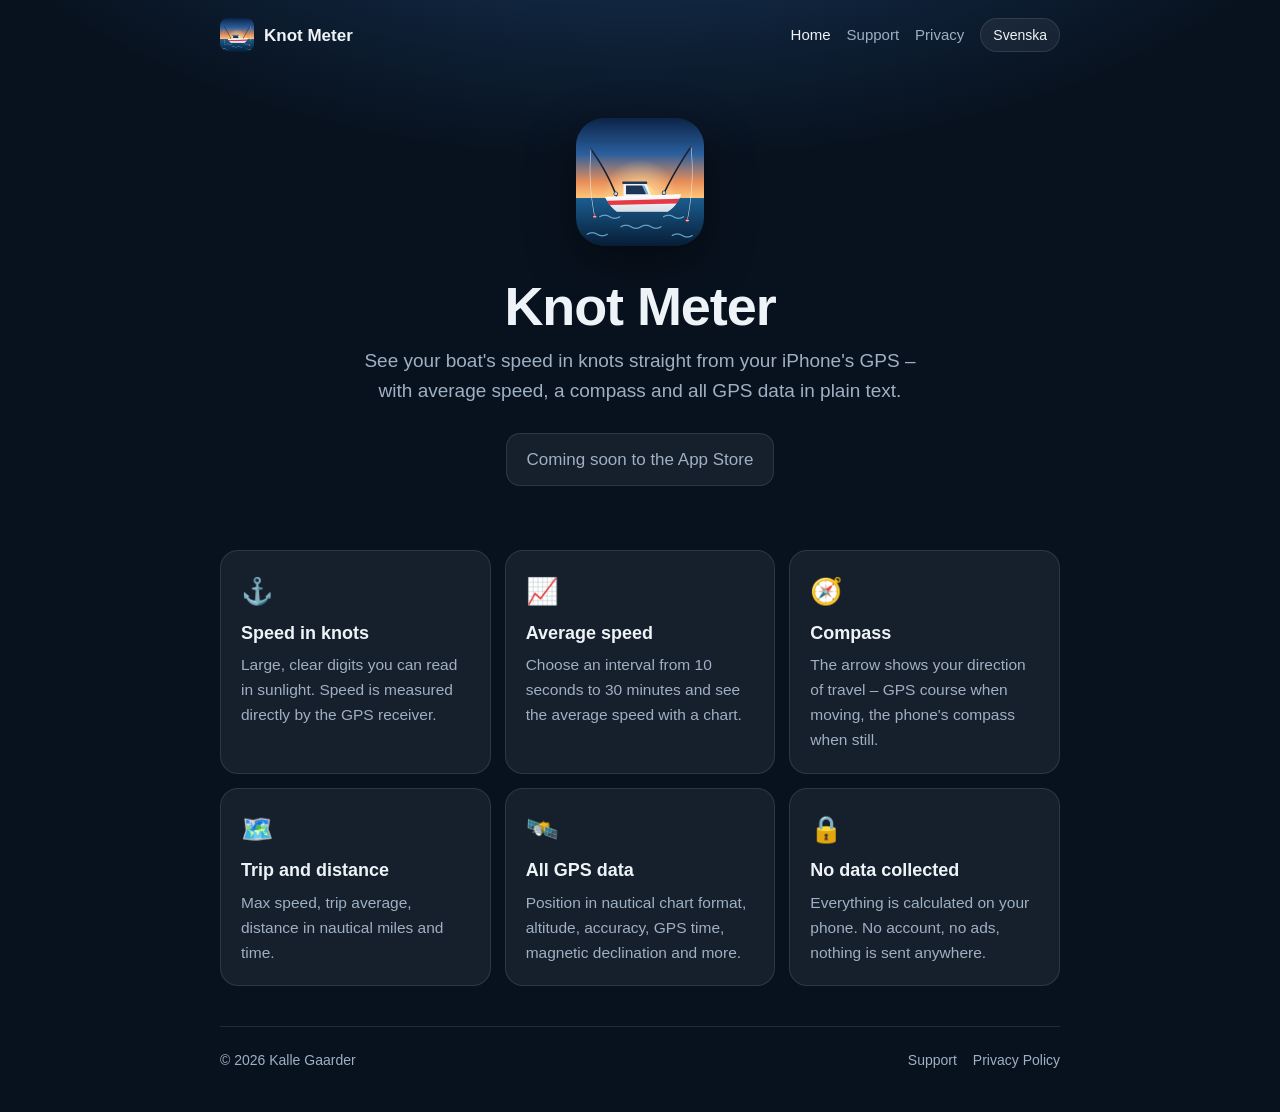
<file: index.html>
<!doctype html>
<html lang="en" data-lang="en">
<head>
  <meta charset="utf-8">
  <meta name="viewport" content="width=device-width, initial-scale=1">
  <title data-sv="Knopmätare – fart i knop med GPS" data-en="Knot Meter – boat speed in knots with GPS">Knot Meter</title>
  <meta name="description" content="Knot Meter shows your boat's speed in knots using GPS, with moving average, compass and live GPS data.">
  <link rel="icon" href="favicon.png">
  <link rel="apple-touch-icon" href="icon.png">
  <link rel="stylesheet" href="style.css">
  <script src="lang.js"></script>
</head>
<body>
  <div class="wrap">
    <header class="site">
      <a class="brand" href="index.html"><img src="icon.png" alt=""><span lang="sv">Knopmätare</span><span lang="en">Knot Meter</span></a>
      <nav>
        <a href="index.html" aria-current="page"><span lang="sv">Start</span><span lang="en">Home</span></a>
        <a href="support.html"><span lang="sv">Support</span><span lang="en">Support</span></a>
        <a href="privacy.html"><span lang="sv">Integritet</span><span lang="en">Privacy</span></a>
        <button class="lang-toggle" type="button"><span lang="sv">English</span><span lang="en">Svenska</span></button>
      </nav>
    </header>

    <section class="hero">
      <img class="icon" src="icon.png" alt="App icon: fishing boat with two rods at sunset">
      <h1><span lang="sv">Knopmätare</span><span lang="en">Knot Meter</span></h1>
      <p class="lead" lang="sv">Se båtens fart i knop direkt från iPhonens GPS – med medelfart, kompass och all GPS-data i klartext.</p>
      <p class="lead" lang="en">See your boat's speed in knots straight from your iPhone's GPS – with average speed, a compass and all GPS data in plain text.</p>
      <!-- Replace with Apple's official "Download on the App Store" badge and the app link once the app is live. -->
      <span class="badge soon"><span lang="sv">Kommer snart till App Store</span><span lang="en">Coming soon to the App Store</span></span>
    </section>

    <section class="grid">
      <div class="card">
        <div class="ico">⚓</div>
        <h3><span lang="sv">Fart i knop</span><span lang="en">Speed in knots</span></h3>
        <p lang="sv">Stora, tydliga siffror som går att läsa i solljus. Farten mäts direkt av GPS-mottagaren.</p>
        <p lang="en">Large, clear digits you can read in sunlight. Speed is measured directly by the GPS receiver.</p>
      </div>
      <div class="card">
        <div class="ico">📈</div>
        <h3><span lang="sv">Medelfart</span><span lang="en">Average speed</span></h3>
        <p lang="sv">Välj intervall från 10 sekunder till 30 minuter och se medelfarten med en graf.</p>
        <p lang="en">Choose an interval from 10 seconds to 30 minutes and see the average speed with a chart.</p>
      </div>
      <div class="card">
        <div class="ico">🧭</div>
        <h3><span lang="sv">Kompass</span><span lang="en">Compass</span></h3>
        <p lang="sv">Pilen visar åt vilket håll du färdas – GPS-kurs i fart, telefonens kompass när du står still.</p>
        <p lang="en">The arrow shows your direction of travel – GPS course when moving, the phone's compass when still.</p>
      </div>
      <div class="card">
        <div class="ico">🗺️</div>
        <h3><span lang="sv">Tur och distans</span><span lang="en">Trip and distance</span></h3>
        <p lang="sv">Maxfart, snittfart för turen, distans i sjömil och tid.</p>
        <p lang="en">Max speed, trip average, distance in nautical miles and time.</p>
      </div>
      <div class="card">
        <div class="ico">🛰️</div>
        <h3><span lang="sv">All GPS-data</span><span lang="en">All GPS data</span></h3>
        <p lang="sv">Position i sjökortsformat, höjd, noggrannhet, GPS-tid, missvisning och mer.</p>
        <p lang="en">Position in nautical chart format, altitude, accuracy, GPS time, magnetic declination and more.</p>
      </div>
      <div class="card">
        <div class="ico">🔒</div>
        <h3><span lang="sv">Ingen data samlas in</span><span lang="en">No data collected</span></h3>
        <p lang="sv">Allt räknas ut på telefonen. Inget konto, ingen reklam, inget skickas någonstans.</p>
        <p lang="en">Everything is calculated on your phone. No account, no ads, nothing is sent anywhere.</p>
      </div>
    </section>

    <footer class="site">
      <span>© 2026 Kalle Gaarder</span>
      <nav>
        <a href="support.html"><span lang="sv">Support</span><span lang="en">Support</span></a>
        <a href="privacy.html"><span lang="sv">Integritetspolicy</span><span lang="en">Privacy Policy</span></a>
      </nav>
    </footer>
  </div>
</body>
</html>
</file>
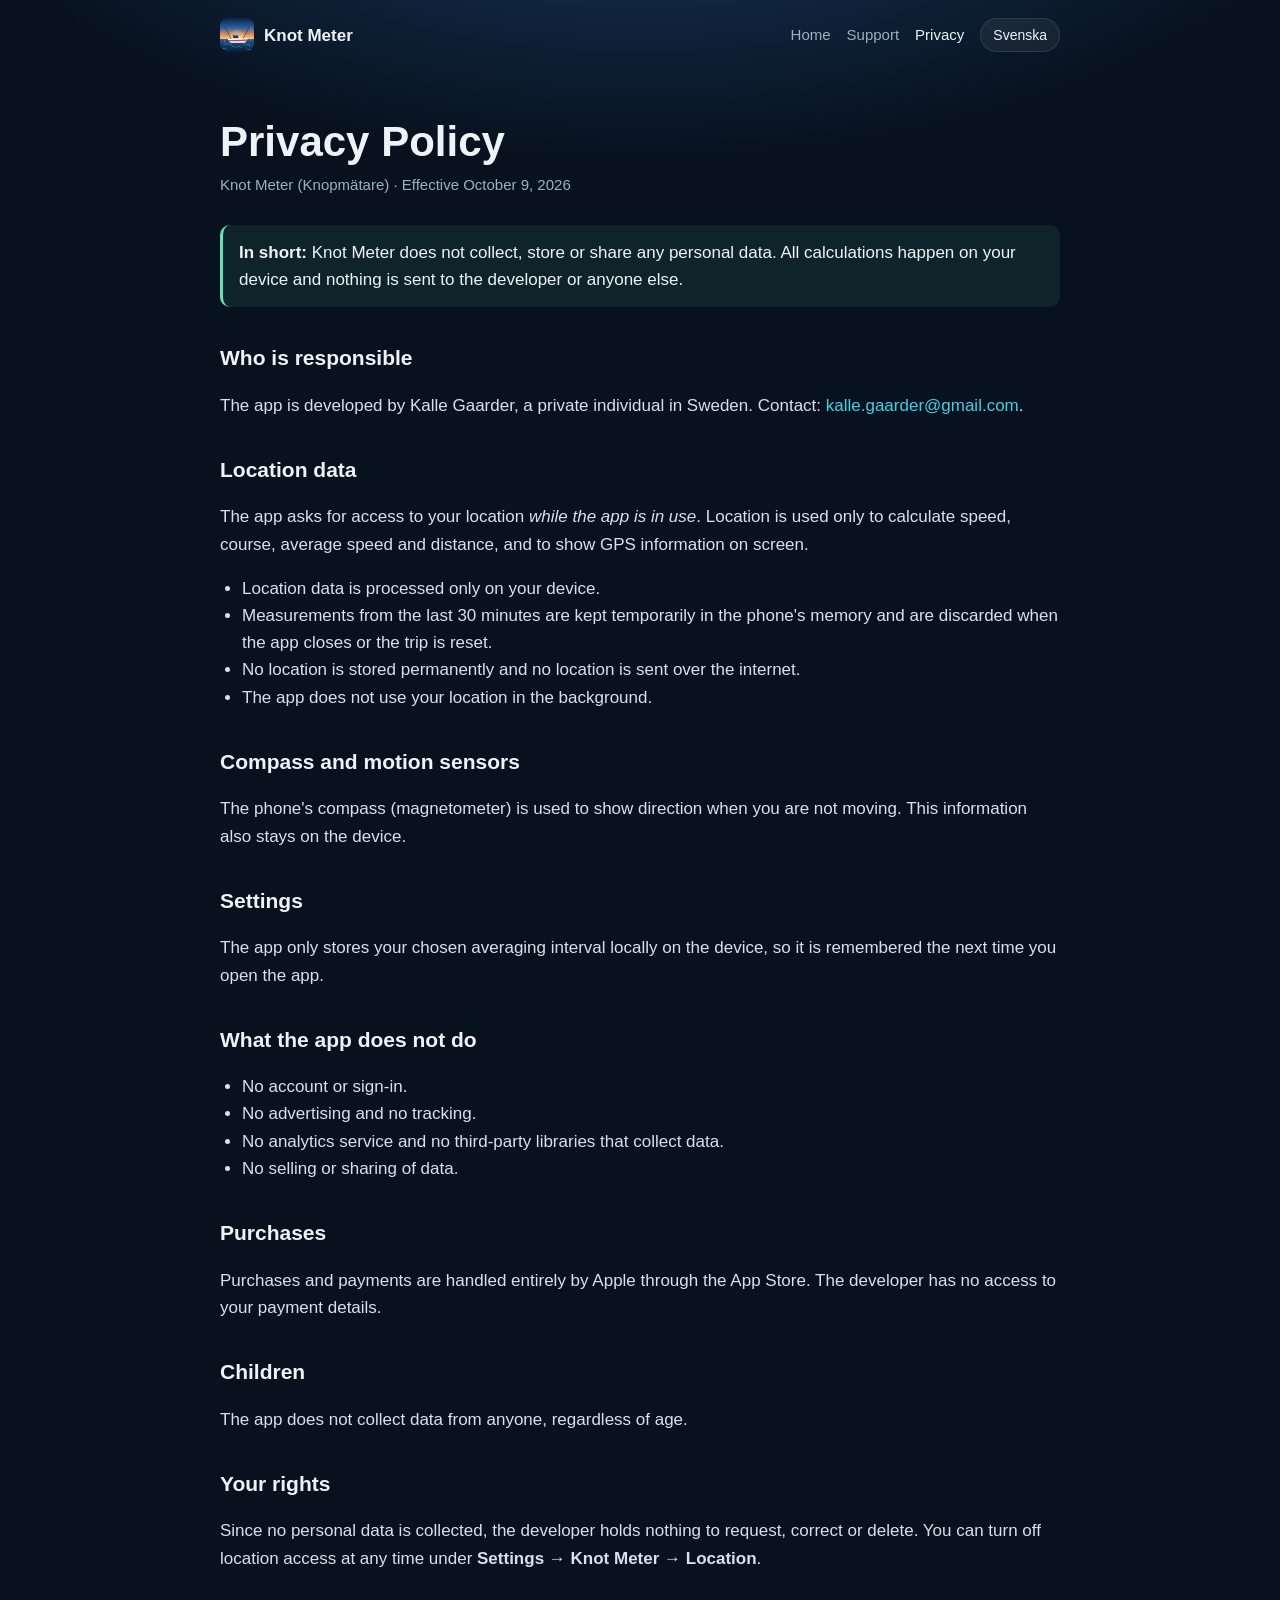
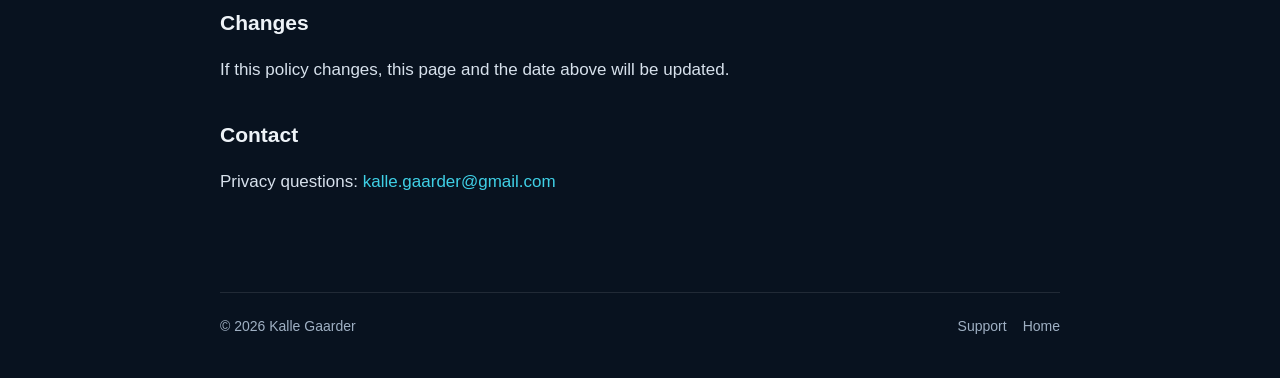
<file: privacy.html>
<!doctype html>
<html lang="en" data-lang="en">
<head>
  <meta charset="utf-8">
  <meta name="viewport" content="width=device-width, initial-scale=1">
  <title data-sv="Integritetspolicy – Knopmätare" data-en="Privacy Policy – Knot Meter">Privacy Policy – Knot Meter</title>
  <link rel="icon" href="favicon.png">
  <link rel="stylesheet" href="style.css">
  <script src="lang.js"></script>
</head>
<body>
  <div class="wrap">
    <header class="site">
      <a class="brand" href="index.html"><img src="icon.png" alt=""><span lang="sv">Knopmätare</span><span lang="en">Knot Meter</span></a>
      <nav>
        <a href="index.html"><span lang="sv">Start</span><span lang="en">Home</span></a>
        <a href="support.html"><span lang="sv">Support</span><span lang="en">Support</span></a>
        <a href="privacy.html" aria-current="page"><span lang="sv">Integritet</span><span lang="en">Privacy</span></a>
        <button class="lang-toggle" type="button"><span lang="sv">English</span><span lang="en">Svenska</span></button>
      </nav>
    </header>

    <!-- ===================== SVENSKA ===================== -->
    <main class="doc" lang="sv">
      <h1>Integritetspolicy</h1>
      <p class="meta">Knopmätare (Knot Meter) · Gäller från 9 oktober 2026</p>

      <div class="highlight"><strong>Kort sagt:</strong> Knopmätare samlar inte in, sparar inte och delar inte några personuppgifter. All beräkning sker på din enhet och ingenting skickas till utvecklaren eller till någon annan.</div>

      <h2>Vem ansvarar</h2>
      <p>Appen utvecklas av Kalle Gaarder, privatperson i Sverige. Kontakt: <a href="mailto:kalle.gaarder@gmail.com">kalle.gaarder@gmail.com</a>.</p>

      <h2>Platsdata</h2>
      <p>Appen ber om tillgång till din plats <em>när appen används</em>. Platsen används enbart för att räkna ut fart, kurs, medelfart och distans, och för att visa GPS-information på skärmen.</p>
      <ul>
        <li>Platsdata behandlas endast på din enhet.</li>
        <li>Mätvärden för de senaste 30 minuterna hålls tillfälligt i telefonens arbetsminne och försvinner när appen stängs eller turen nollställs.</li>
        <li>Ingen position sparas permanent och ingen position skickas över internet.</li>
        <li>Appen använder inte platsen i bakgrunden.</li>
      </ul>

      <h2>Kompass och rörelsesensorer</h2>
      <p>Telefonens kompass (magnetometer) används för att visa riktning när du står still. Den informationen stannar också på enheten.</p>

      <h2>Inställningar</h2>
      <p>Appen sparar endast ditt valda medelvärdesintervall lokalt på enheten så att det finns kvar nästa gång du öppnar appen.</p>

      <h2>Det här gör appen inte</h2>
      <ul>
        <li>Inget konto eller inloggning.</li>
        <li>Ingen reklam och ingen spårning.</li>
        <li>Ingen analys- eller statistiktjänst och inga tredjepartsbibliotek som samlar in data.</li>
        <li>Ingen försäljning eller delning av data.</li>
      </ul>

      <h2>Köp</h2>
      <p>Köp och betalning hanteras helt av Apple via App Store. Utvecklaren får ingen tillgång till dina betalningsuppgifter.</p>

      <h2>Barn</h2>
      <p>Appen samlar inte in uppgifter från någon, oavsett ålder.</p>

      <h2>Dina rättigheter</h2>
      <p>Eftersom inga personuppgifter samlas in finns det inget hos utvecklaren att begära ut, rätta eller radera. Du kan när som helst stänga av platsåtkomst under <strong>Inställningar → Knopmätare → Plats</strong>.</p>

      <h2>Ändringar</h2>
      <p>Om policyn ändras uppdateras den här sidan och datumet ovan.</p>

      <h2>Kontakt</h2>
      <p>Frågor om integritet: <a href="mailto:kalle.gaarder@gmail.com">kalle.gaarder@gmail.com</a></p>
    </main>

    <!-- ===================== ENGLISH ===================== -->
    <main class="doc" lang="en">
      <h1>Privacy Policy</h1>
      <p class="meta">Knot Meter (Knopmätare) · Effective October 9, 2026</p>

      <div class="highlight"><strong>In short:</strong> Knot Meter does not collect, store or share any personal data. All calculations happen on your device and nothing is sent to the developer or anyone else.</div>

      <h2>Who is responsible</h2>
      <p>The app is developed by Kalle Gaarder, a private individual in Sweden. Contact: <a href="mailto:kalle.gaarder@gmail.com">kalle.gaarder@gmail.com</a>.</p>

      <h2>Location data</h2>
      <p>The app asks for access to your location <em>while the app is in use</em>. Location is used only to calculate speed, course, average speed and distance, and to show GPS information on screen.</p>
      <ul>
        <li>Location data is processed only on your device.</li>
        <li>Measurements from the last 30 minutes are kept temporarily in the phone's memory and are discarded when the app closes or the trip is reset.</li>
        <li>No location is stored permanently and no location is sent over the internet.</li>
        <li>The app does not use your location in the background.</li>
      </ul>

      <h2>Compass and motion sensors</h2>
      <p>The phone's compass (magnetometer) is used to show direction when you are not moving. This information also stays on the device.</p>

      <h2>Settings</h2>
      <p>The app only stores your chosen averaging interval locally on the device, so it is remembered the next time you open the app.</p>

      <h2>What the app does not do</h2>
      <ul>
        <li>No account or sign-in.</li>
        <li>No advertising and no tracking.</li>
        <li>No analytics service and no third-party libraries that collect data.</li>
        <li>No selling or sharing of data.</li>
      </ul>

      <h2>Purchases</h2>
      <p>Purchases and payments are handled entirely by Apple through the App Store. The developer has no access to your payment details.</p>

      <h2>Children</h2>
      <p>The app does not collect data from anyone, regardless of age.</p>

      <h2>Your rights</h2>
      <p>Since no personal data is collected, the developer holds nothing to request, correct or delete. You can turn off location access at any time under <strong>Settings → Knot Meter → Location</strong>.</p>

      <h2>Changes</h2>
      <p>If this policy changes, this page and the date above will be updated.</p>

      <h2>Contact</h2>
      <p>Privacy questions: <a href="mailto:kalle.gaarder@gmail.com">kalle.gaarder@gmail.com</a></p>
    </main>

    <footer class="site">
      <span>© 2026 Kalle Gaarder</span>
      <nav>
        <a href="support.html"><span lang="sv">Support</span><span lang="en">Support</span></a>
        <a href="index.html"><span lang="sv">Start</span><span lang="en">Home</span></a>
      </nav>
    </footer>
  </div>
</body>
</html>
</file>
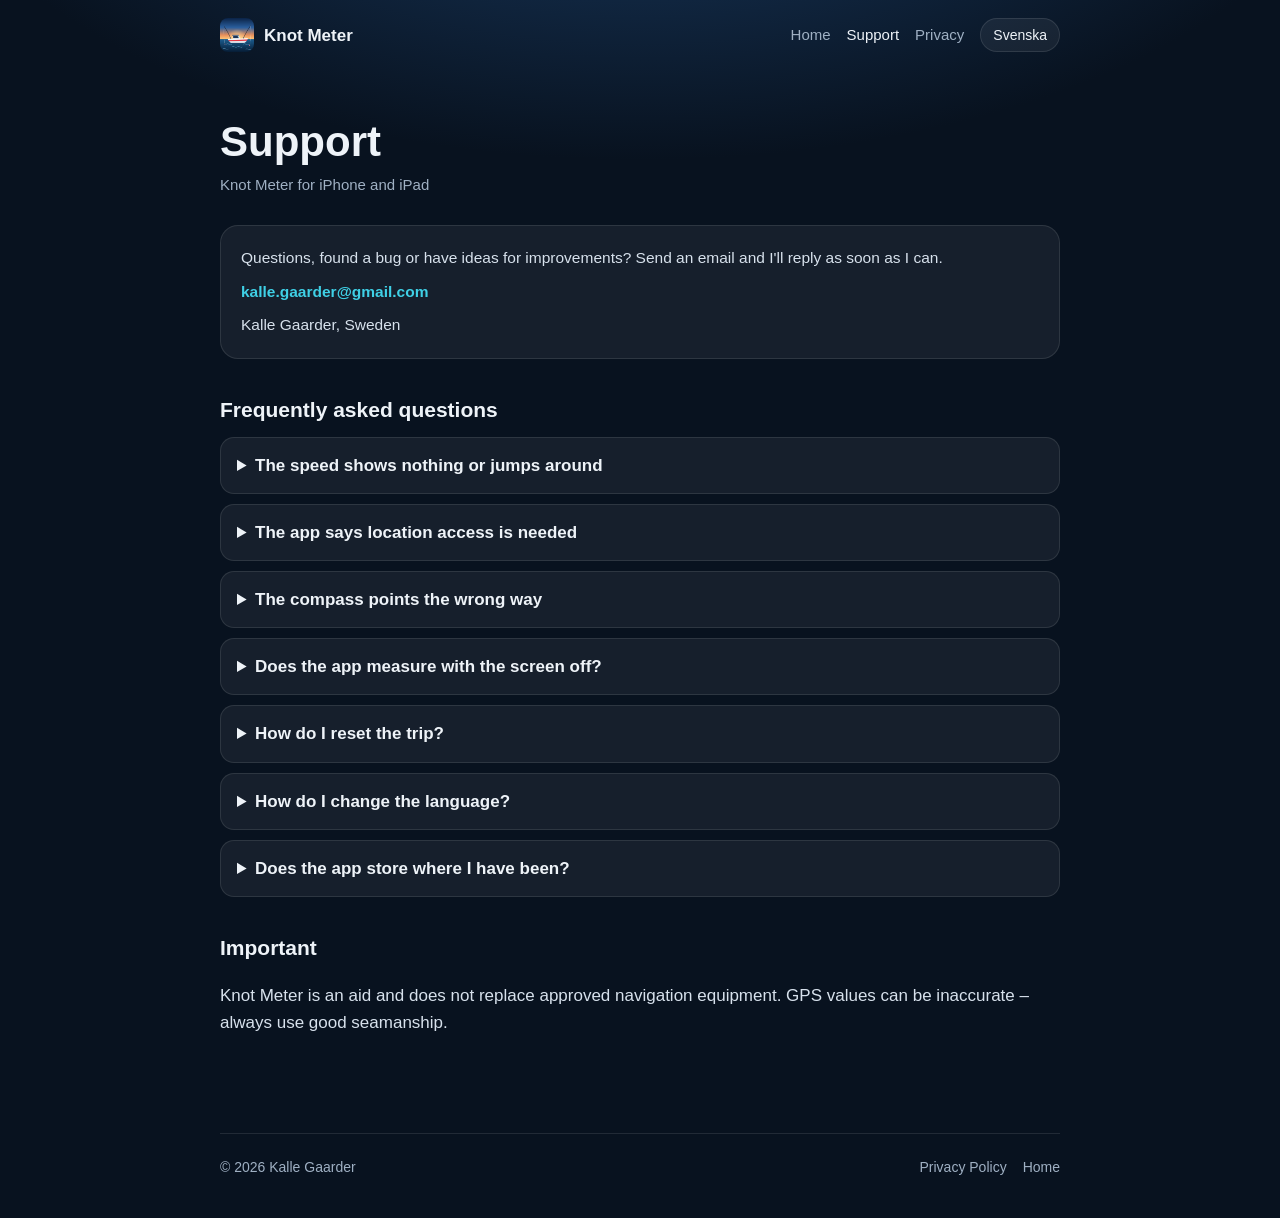
<file: support.html>
<!doctype html>
<html lang="en" data-lang="en">
<head>
  <meta charset="utf-8">
  <meta name="viewport" content="width=device-width, initial-scale=1">
  <title data-sv="Support – Knopmätare" data-en="Support – Knot Meter">Support – Knot Meter</title>
  <link rel="icon" href="favicon.png">
  <link rel="stylesheet" href="style.css">
  <script src="lang.js"></script>
</head>
<body>
  <div class="wrap">
    <header class="site">
      <a class="brand" href="index.html"><img src="icon.png" alt=""><span lang="sv">Knopmätare</span><span lang="en">Knot Meter</span></a>
      <nav>
        <a href="index.html"><span lang="sv">Start</span><span lang="en">Home</span></a>
        <a href="support.html" aria-current="page"><span lang="sv">Support</span><span lang="en">Support</span></a>
        <a href="privacy.html"><span lang="sv">Integritet</span><span lang="en">Privacy</span></a>
        <button class="lang-toggle" type="button"><span lang="sv">English</span><span lang="en">Svenska</span></button>
      </nav>
    </header>

    <!-- ===================== SVENSKA ===================== -->
    <main class="doc" lang="sv">
      <h1>Support</h1>
      <p class="meta">Knopmätare för iPhone och iPad</p>

      <div class="card">
        <p>Har du frågor, hittat ett fel eller har idéer på förbättringar? Skicka ett mejl så svarar jag så snart jag kan.</p>
        <p class="contact" style="margin-top:10px"><a href="mailto:kalle.gaarder@gmail.com?subject=Knopm%C3%A4tare">kalle.gaarder@gmail.com</a></p>
        <p style="margin-top:8px">Kalle Gaarder, Sverige</p>
      </div>

      <h2>Vanliga frågor</h2>
      <details>
        <summary>Farten visar inget eller hoppar</summary>
        <p>GPS fungerar bäst utomhus med fri sikt mot himlen. Inomhus eller nära höga byggnader blir mätningen osäker. Titta på GPS-indikatorn uppe till vänster: grön betyder god noggrannhet.</p>
      </details>
      <details>
        <summary>Appen säger att platsåtkomst saknas</summary>
        <p>Gå till <strong>Inställningar → Knopmätare → Plats</strong> och välj <em>När appen används</em>. Slå också på <em>Exakt position</em> – utan den blir farten mycket osäker.</p>
      </details>
      <details>
        <summary>Kompassen pekar fel</summary>
        <p>När du står still visar appen telefonens kompass, som kan störas av metall och elektronik i båten. Kalibrera genom att röra telefonen i en åtta. När du kör i över 1 knop används GPS-kursen, som inte påverkas av telefonens läge.</p>
      </details>
      <details>
        <summary>Mäter appen när skärmen är släckt?</summary>
        <p>Nej, appen mäter när den är öppen. Skärmen hålls därför tänd medan appen används.</p>
      </details>
      <details>
        <summary>Hur nollställer jag turen?</summary>
        <p>Tryck på <em>Nollställ tur</em> längst ner. Max, snittfart, distans och tid börjar då om från noll.</p>
      </details>
      <details>
        <summary>Hur byter jag språk?</summary>
        <p>Appen följer telefonens språk. Du kan välja språk för just appen under <strong>Inställningar → Knopmätare → Språk</strong>.</p>
      </details>
      <details>
        <summary>Sparar appen var jag har varit?</summary>
        <p>Nej. Ingen data sparas eller skickas någonstans. Läs mer i <a href="privacy.html">integritetspolicyn</a>.</p>
      </details>

      <h2>Viktigt</h2>
      <p>Knopmätare är ett hjälpmedel och ersätter inte godkänd navigationsutrustning. GPS-värden kan vara felaktiga – använd alltid gott sjömanskap.</p>
    </main>

    <!-- ===================== ENGLISH ===================== -->
    <main class="doc" lang="en">
      <h1>Support</h1>
      <p class="meta">Knot Meter for iPhone and iPad</p>

      <div class="card">
        <p>Questions, found a bug or have ideas for improvements? Send an email and I'll reply as soon as I can.</p>
        <p class="contact" style="margin-top:10px"><a href="mailto:kalle.gaarder@gmail.com?subject=Knot%20Meter">kalle.gaarder@gmail.com</a></p>
        <p style="margin-top:8px">Kalle Gaarder, Sweden</p>
      </div>

      <h2>Frequently asked questions</h2>
      <details>
        <summary>The speed shows nothing or jumps around</summary>
        <p>GPS works best outdoors with a clear view of the sky. Indoors or near tall buildings the measurement becomes unreliable. Check the GPS indicator at the top left: green means good accuracy.</p>
      </details>
      <details>
        <summary>The app says location access is needed</summary>
        <p>Go to <strong>Settings → Knot Meter → Location</strong> and choose <em>While Using the App</em>. Also turn on <em>Precise Location</em> – without it the speed is very inaccurate.</p>
      </details>
      <details>
        <summary>The compass points the wrong way</summary>
        <p>When you are not moving the app shows the phone's compass, which can be disturbed by metal and electronics on board. Calibrate by moving the phone in a figure eight. Above 1 knot the GPS course is used, which is not affected by how the phone is held.</p>
      </details>
      <details>
        <summary>Does the app measure with the screen off?</summary>
        <p>No, the app measures while it is open. The screen therefore stays on while the app is in use.</p>
      </details>
      <details>
        <summary>How do I reset the trip?</summary>
        <p>Tap <em>Reset trip</em> at the bottom. Max speed, average, distance and time then start over from zero.</p>
      </details>
      <details>
        <summary>How do I change the language?</summary>
        <p>The app follows your phone's language. You can choose a language for this app only under <strong>Settings → Knot Meter → Language</strong>.</p>
      </details>
      <details>
        <summary>Does the app store where I have been?</summary>
        <p>No. No data is stored or sent anywhere. Read more in the <a href="privacy.html">privacy policy</a>.</p>
      </details>

      <h2>Important</h2>
      <p>Knot Meter is an aid and does not replace approved navigation equipment. GPS values can be inaccurate – always use good seamanship.</p>
    </main>

    <footer class="site">
      <span>© 2026 Kalle Gaarder</span>
      <nav>
        <a href="privacy.html"><span lang="sv">Integritetspolicy</span><span lang="en">Privacy Policy</span></a>
        <a href="index.html"><span lang="sv">Start</span><span lang="en">Home</span></a>
      </nav>
    </footer>
  </div>
</body>
</html>
</file>
<file: style.css>
:root {
  --bg: #08121f;
  --bg-2: #0d1c30;
  --card: rgba(255, 255, 255, 0.06);
  --border: rgba(255, 255, 255, 0.10);
  --text: #eef3f8;
  --muted: #9fb0c3;
  --accent: #3fd0e6;
  --accent-2: #66e3b5;
  --warm: #f4a259;
  --radius: 18px;
  --max: 880px;
}

* { box-sizing: border-box; }

html { -webkit-text-size-adjust: 100%; }

body {
  margin: 0;
  background: radial-gradient(1200px 600px at 50% -200px, #1a3d66 0%, var(--bg) 60%) no-repeat, var(--bg);
  color: var(--text);
  font: 17px/1.6 -apple-system, BlinkMacSystemFont, "SF Pro Text", "Segoe UI", Roboto, Helvetica, Arial, sans-serif;
  min-height: 100vh;
}

/* Language switching: only the active language is shown */
html[data-lang="sv"] [lang="en"]:not(html),
html[data-lang="en"] [lang="sv"]:not(html) { display: none !important; }

a { color: var(--accent); text-decoration: none; }
a:hover { text-decoration: underline; }

.wrap { max-width: var(--max); margin: 0 auto; padding: 0 20px; }

header.site {
  display: flex; align-items: center; justify-content: space-between;
  padding: 18px 0; gap: 12px;
}
.brand { display: flex; align-items: center; gap: 10px; color: var(--text); font-weight: 700; }
.brand img { width: 34px; height: 34px; border-radius: 8px; }
nav { display: flex; align-items: center; gap: 16px; flex-wrap: wrap; font-size: 15px; }
nav a { color: var(--muted); }
nav a[aria-current="page"] { color: var(--text); }

.lang-toggle {
  border: 1px solid var(--border); background: var(--card); color: var(--text);
  border-radius: 999px; padding: 5px 12px; font: inherit; font-size: 14px; cursor: pointer;
}

.hero { text-align: center; padding: 48px 0 28px; }
.hero img.icon {
  width: 128px; height: 128px; border-radius: 28px;
  box-shadow: 0 18px 50px rgba(0, 0, 0, 0.45);
}
.hero h1 { font-size: clamp(34px, 7vw, 54px); line-height: 1.1; margin: 22px 0 10px; letter-spacing: -0.02em; }
.hero p.lead { color: var(--muted); font-size: 19px; max-width: 560px; margin: 0 auto; }

.badge {
  display: inline-flex; align-items: center; gap: 8px; margin-top: 26px;
  padding: 12px 20px; border-radius: 14px; background: #fff; color: #000; font-weight: 600;
}
.badge.soon { background: var(--card); color: var(--muted); border: 1px solid var(--border); font-weight: 500; }

.grid {
  display: grid; gap: 14px; margin: 36px 0;
  grid-template-columns: repeat(auto-fit, minmax(240px, 1fr));
}
.card {
  background: var(--card); border: 1px solid var(--border); border-radius: var(--radius);
  padding: 20px;
}
.card h3 { margin: 6px 0 6px; font-size: 18px; }
.card p { margin: 0; color: var(--muted); font-size: 15.5px; }
.card .ico { font-size: 26px; }

.doc { padding: 24px 0 40px; }
.doc h1 { font-size: clamp(30px, 6vw, 42px); line-height: 1.15; margin: 24px 0 6px; }
.doc .meta { color: var(--muted); margin: 0 0 28px; font-size: 15px; }
.doc h2 { font-size: 21px; margin: 34px 0 8px; }
.doc p, .doc li { color: #d7e1ec; }
.doc ul { padding-left: 22px; }
.doc .card { margin: 18px 0; }

.highlight {
  border-left: 3px solid var(--accent-2); background: rgba(102, 227, 181, 0.08);
  padding: 14px 16px; border-radius: 10px; margin: 18px 0;
}

details {
  background: var(--card); border: 1px solid var(--border); border-radius: 14px;
  padding: 14px 16px; margin: 10px 0;
}
details summary { cursor: pointer; font-weight: 600; }
details p { margin: 10px 0 0; color: var(--muted); }

.contact { font-size: 19px; font-weight: 600; word-break: break-all; }

footer.site {
  border-top: 1px solid var(--border); margin-top: 40px; padding: 22px 0 40px;
  color: var(--muted); font-size: 14px; display: flex; gap: 14px; flex-wrap: wrap; justify-content: space-between;
}
footer.site nav { font-size: 14px; }

@media (max-width: 560px) {
  header.site { flex-wrap: wrap; }
  header.site nav { width: 100%; justify-content: space-between; gap: 10px; }
  .lang-toggle { margin-left: auto; }
}
</file>
